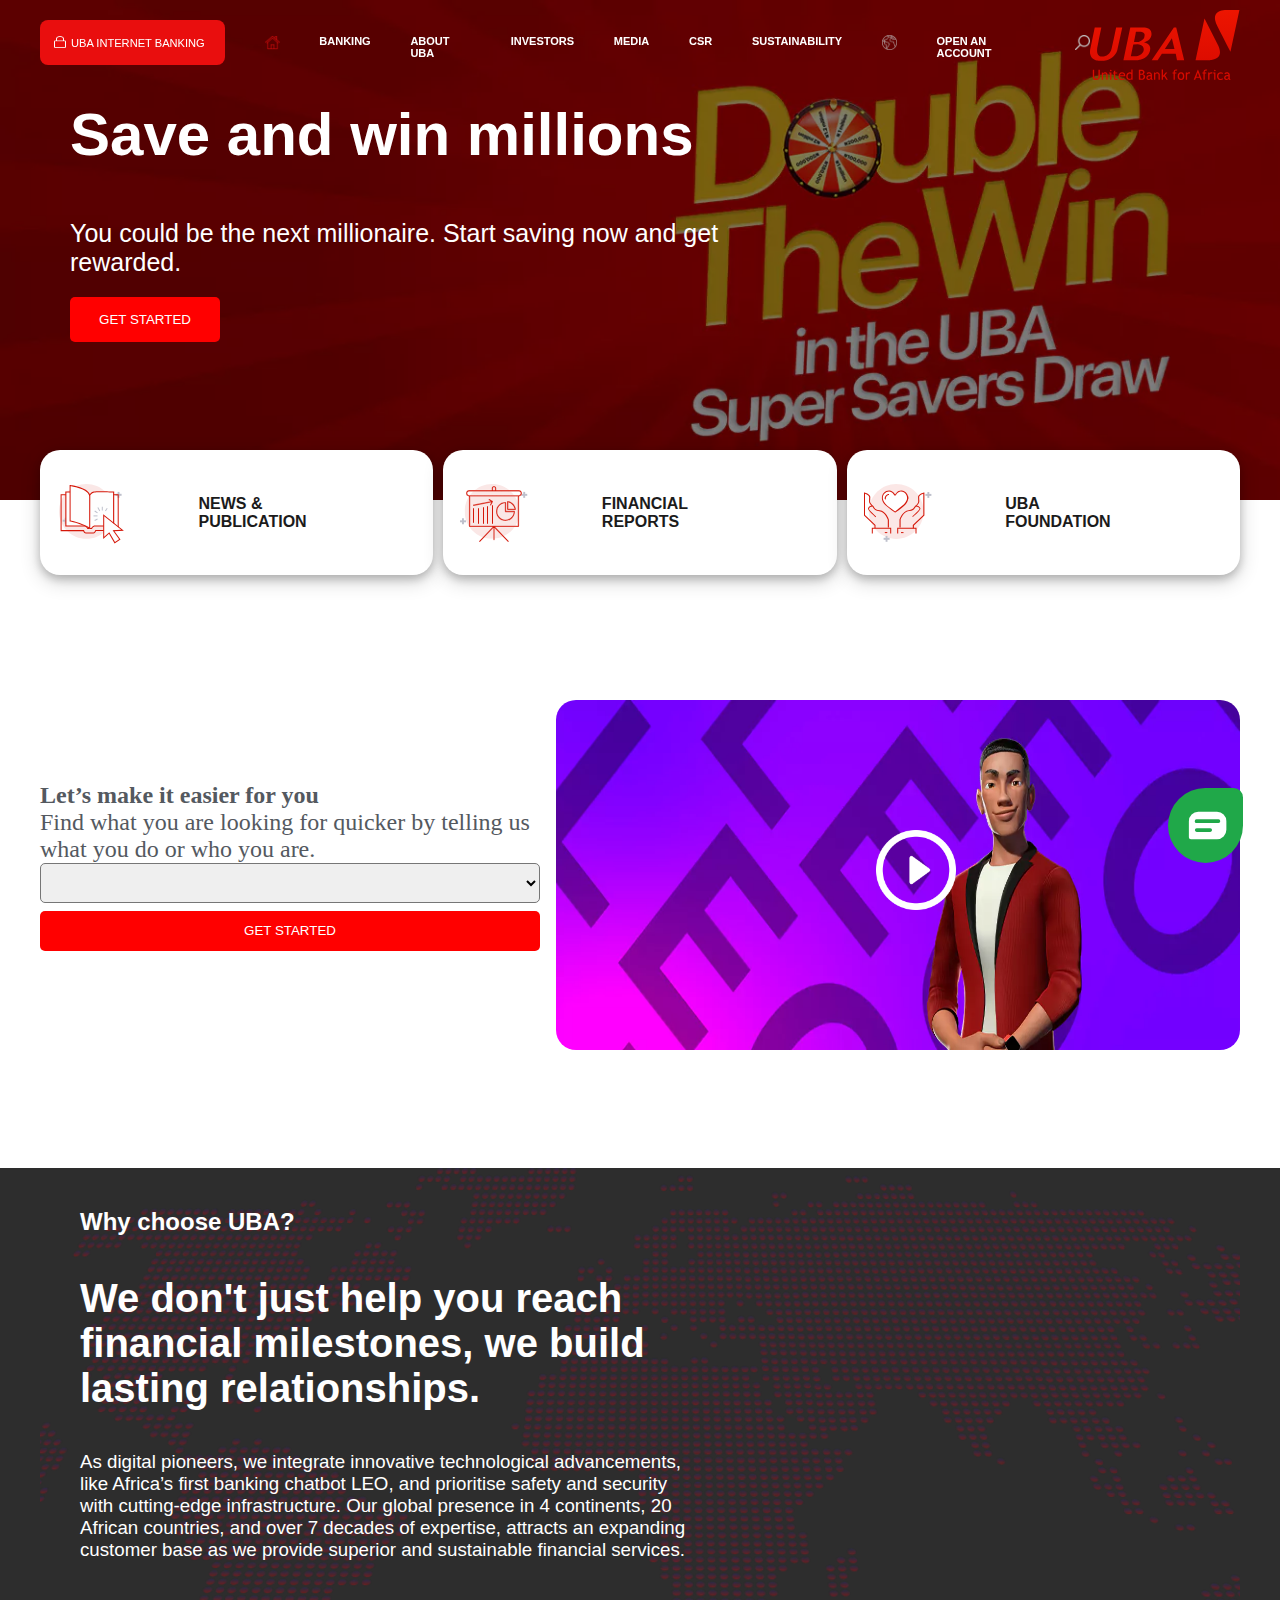
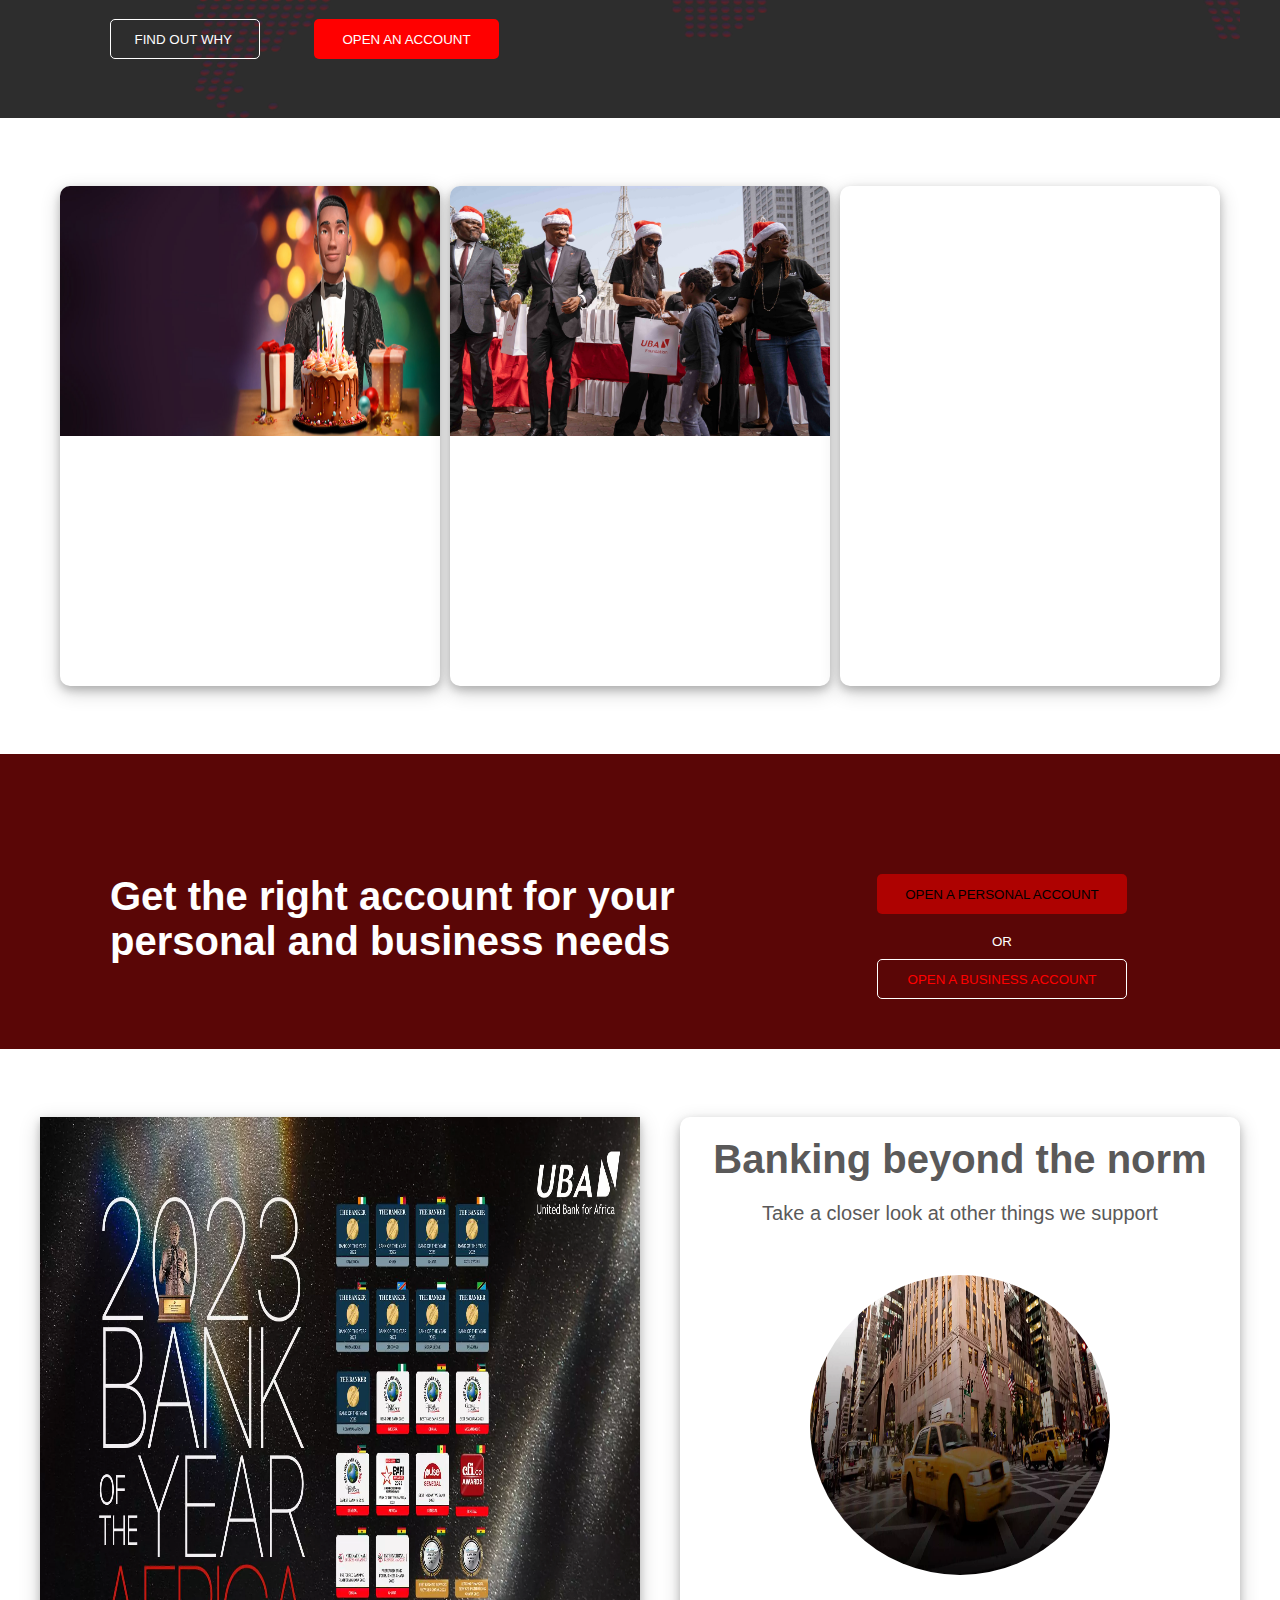
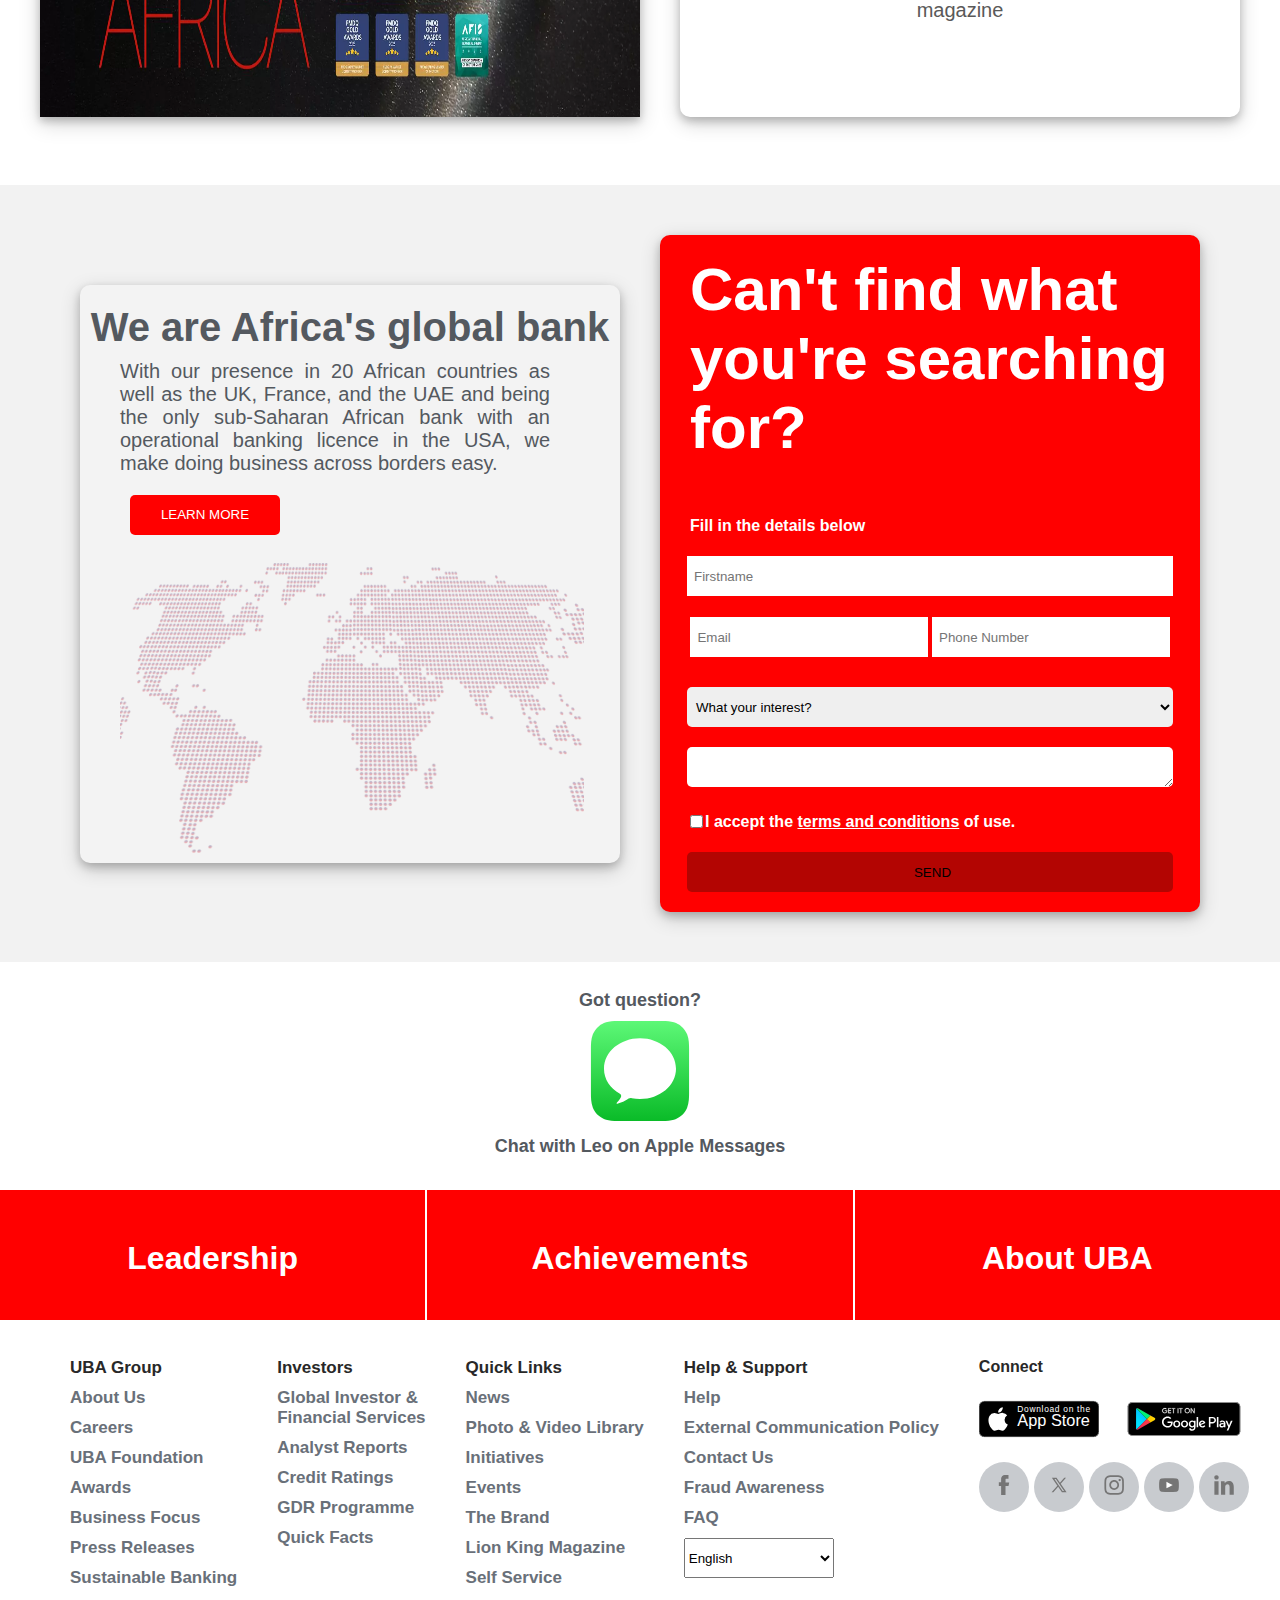
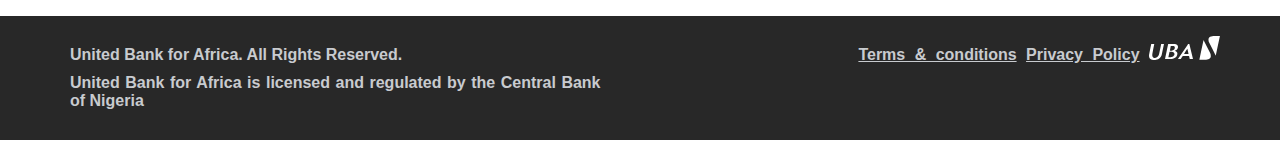
<file: index.html>
<!DOCTYPE html>
<html lang="en">
<head>
    <meta charset="UTF-8">
    <meta name="viewport" content="width=device-width, initial-scale=1.0">
    <title>Document</title>
    <link rel="stylesheet" href="UBA.css">
    <link rel="stylesheet" href="media.css">
    <link rel="stylesheet" href="https://cdnjs.cloudflare.com/ajax/libs/font-awesome/6.5.1/css/all.min.css" integrity="sha512-DTOQO9RWCH3ppGqcWaEA1BIZOC6xxalwEsw9c2QQeAIftl+Vegovlnee1c9QX4TctnWMn13TZye+giMm8e2LwA==" crossorigin="anonymous" referrerpolicy="no-referrer" />
</head>
<body>
<div class="top">
    <div class="overlay"></div>
        <nav class="Navbar  container" id="navbar" >

            <div class="phonelogin">
                <img src="img/menu.png" alt="menu" width="40px" height="50px" id="menu">
                <img src="img/loupe.png" alt="search" width="15px" height="15px" id="search">
                <img src="img/lock.png" alt="lock" width="16px" height="12px" id="lock" >
                <input type="button" value="LOGIN" src="img/lock.png" id="login" >
            </div>
            <div class="top-nav">
                <button class="button">
                    <img src="img/lock.png" alt="lock" width="16px" height="12px" >
                    <p>UBA INTERNET BANKING</p>
                </button>
                <img src="img/house.png" alt="house" width="15px" height="15px" class="img">
                    <a href="BANKING">BANKING</a>
                    <a href="ABOUT UBA"> ABOUT UBA</a>
                    <a href="INVESTORS">INVESTORS</a>
                    <a href="MEDIA">MEDIA</a>
                    <a href="CSR">CSR</a>
                    <a href="SUSTAIN">SUSTAINABILITY</a>
                <img src="img/worldwide.png" alt="world" width="15px" height="15px" class="img">
                    <a href="OPEN ACC">OPEN AN ACCOUNT</a>
                <img src="img/search.png" alt="search" width="15px" height="15px" class="img">
            </div>
            <div>
                <img src="img/UBA-Logo.svg" alt="logo" class="UBAlogo" width="150px">
            </div>
        </nav>
    
    <div class="Theme">

            <h1>Save and win millions</h1>
            <p> You could be the next millionaire. Start saving now and get <br> rewarded.</p>
            <input type="button" value="GET STARTED" id="GStarted">


    </div>

</div>


<section class="box-section">

    <div class="box container">
        <button>
            <img src="img/news-red.svg" alt="news" id="img"> <p> NEWS &<br>PUBLICATION</p>
        </button>
        <button>
            <img src="img/financial-reports-red.svg" alt="report" id="img">
            <p>FINANCIAL <br> REPORTS</p>
        </button>
        <button>
            <img src="img/uba-foundation-red.svg" alt="foundation" id="img">
            <p>UBA <br> FOUNDATION</p>
        </button>
    </div>

</section>


<section class="first container">

        <div class="Right">
            
            <h2>Let’s make it easier for you </h2>
            <p>Find what you are looking for quicker by telling us <br> what you do or who you are. </p>
  

            <!-- <input type="text" id="please_select" placeholder="Please Select"><br> -->
            <div class="innerR">
                <select name="Select" id="Select">
                    <option value=""></option>
                    <option value=""></option>
                    <option value=""></option>
                    <option value=""></option>
                    <option value=""></option>
                    <option value=""></option>
                </select>
            </div>
            <input type="button" value="GET STARTED" id="GET"> <br>
        </div>
        <div class="left">
           <a href="https://youtu.be/pXvUqh4B5CU" target="_self" > <img src="img/leo-meta-verse.webp" alt="leo" height="350px" width="100%" id="leo" >
                <img src="img/play-button.png" alt="play" width="80px" height="80px" id="play" >
            </a>
        </div>
</section>
<br>
<section class="second container">
    <img src="img/world-map-1024x1024-65afaeee948d9.webp" alt="map" height="550px" width="100%">
    <div class="section2">
                   <h2> Why choose UBA?</h2>
            <h1>We don't just help you reach <br> financial milestones, we build <br>lasting relationships.</h1>
           <h3>As digital pioneers, we integrate innovative technological advancements,<br> 
            like Africa’s first banking chatbot LEO, and prioritise safety and security <br>
            with cutting-edge infrastructure. Our global presence in 4 continents, 20 <br>
            African countries, and over 7 decades of expertise, attracts an expanding <br> 
            customer base as we provide superior and sustainable financial services.</h3>
            <br>
        <input type="button" value="FIND OUT WHY " id="FIND">
        <input type="button" value="OPEN AN ACCOUNT" id="OPEN">
    </div>
</section>
<br>
<section class="Third container"> 
    <div id="third1">
        <img src="img/Web-banner.jpg" alt="web" id="webb" width="100%">
    </div>
    <div id="third1">
        <img src="img/UBA-Foundation-2-scaled.jpg" alt="UBA" id="UBAF" width="100%" >

    </div>
    <div id="third1">
        
    </div>
</section>
<br>
<section class="fourth container">
    <div class="RightAcc">
        <p id="p1">Get the right account for your</p> 
        <p id="p1"> personal and business needs</p>
    </div>
    <div class="btn">
        <input type="button" value="OPEN A PERSONAL ACCOUNT" id="personal"> <br>
        <h1>OR</h1>
        <input type="button" value="OPEN A BUSINESS ACCOUNT" id="business">
    </div>
</section>
<br>
<section class="fifth container">
    <div id="fifth1">
        <img src="img/UBA-Bank-of-the-Year-Web-Image.webp" alt="UBA" height="100px" width="200px" id="UBA">

    </div>
    <div id="fifth2">
        <h1><b>Banking beyond the norm </b></h1>
        <p>Take a closer look at other things we support</p>
        <div>
        <img src="img/uba-gateway-between-africa-and-north.webp" alt="uba" height="300px" width="300px" id="uba">
        <p> magazine</p>
        </div>
    </div>
</section>
<br>
<section  class="sixth container">
    <div id="sixth1">
        <h1>We are Africa's global bank</h1>
        <p> With our presence in 20 African countries as well as the
            UK, France, and the UAE and being the only sub-Saharan 
            African bank with an operational banking licence in 
            the USA, we make doing business across borders easy.
        </p>
        <input type="button" value="LEARN MORE" id="learn">
        <br>
        <img src="img/world-map-1024x1024-65afaeee948d9.webp" alt="map" height="300px" width="86%" id="world">
    </div>
    <div id="sixth2">
        <div class="question">
        <h1><b>Can't find what you're searching for? <b></h1>
        </div>
        <form class="inquiry">
            <p>Fill in the details below</p>
            <input type="Firstname" id="Firstname" placeholder="Firstname">
            <input type="email" name="email" id="Email" placeholder="Email">
            <input type="number" id="number" placeholder="Phone Number">
            <select name="interest" id="interest">
                <option value="What your interest?"> What your interest?</option>
            </select>
            <textarea name="text" id="text" placeholder="Message">
            </textarea>
            <div class="Terms">
            <input type="checkbox" name="Terms" id="Terms"> <p>I accept the <a href="#">terms and conditions</a>  of use.</p>
            </div>
            <input type="button" value="SEND" id="send">
        </form>
    </div>
</section>
<br>
<section class="seventh container">
    <a href="">
    <div id="Message">
        <p>Got question?</p>
        <img src="img/Messages-for-Business-Icon.svg" alt="imessage" height="100px" width="100px">
        <p>Chat with Leo on Apple Messages</p>
    </div>
    </a>
</section>

<section class="Eight">
    <div id="eight">
        <a href="#">
        <h1>Leadership</h1>
        </a>
    </div>
    <div id="eight">
        <a href="#">
        <h1>Achievements</h1>
        </a>
    </div>
    <div id="eight">
        <a href="#">
        <h1>About UBA</h1>
        </a>
    </div>
</section>
<br>
<section class="nineth">
<div class="nineth1">
    <div id="media">
        <div class="subheadings" > 
                <a href="#"><h4>UBA Group</h4></a>
                <a href="#">About Us </a>
                <a href="#">Careers</a>
                <a href="#">UBA Foundation</a>
                <a href="#">Awards</a>
                <a href="#">Business Focus</a>
                <a href="#">Press Releases</a>
                <a href="#">Sustainable Banking</a>
        </div>
        <div class="subheadings" >
                <a href="#"><h4>Investors</h4></a>
                <a href="#">Global Investor & <br>
                Financial Services</a>
                <a href="#">Analyst Reports</a>
                <a href="#">Credit Ratings</a>
                <a href="#">GDR Programme</a>
                <a href="#">Quick Facts</a>
        </div>
    </div>
    <div id="media">
        <div class="subheadings">
                <a href="#"><h4>Quick Links</h4></a>
                <a href="#">News</a>
                <a href="#">Photo & Video Library</a>
                <a href="#">Initiatives</a>
                <a href="#">Events</a>
                <a href="#">The Brand</a>
                <a href="#">Lion King Magazine</a>
                <a href="#">Self Service</a>
        </div>
        <div class="subheadings">
                <a href="#"><h4>Help & Support</h4></a>
                <a href="#">Help</a>
                <a href="#">External Communication Policy</a>
                <a href="#">Contact Us</a>
                <a href="#">Fraud Awareness</a>
                <a href="#">FAQ</a>
                <select name="lang" id="lang">
                    <option value="English">English</option>
                </select>
        </div>
    </div>

        <div  id="sum">
            <a href="#"><h4 id="cnt">Connect</h4></a><br>
        <div id="logo-icon">
            <img src="img/Apple-Store.svg" alt="Apple" width="120px" height="50px">
            <img src="img/uba-google-play-store.svg" alt="store" width="150px" height="50px">
        </div><br>
        <div class="icon">
            <div id="icon">
            <a href="#"><img src="img/uba-facebook.svg" alt="uba-facebook" height="20px" width="20px"></a>
            </div>
            <div id="icon">
                <a href="#"><img src="img/x-75.svg" alt="x-75"  height="20px" width="20px"></a>
            </div>
            <div  id="icon">
                <a href="#"><img src="img/uba-instagram.svg" alt="uba-instagram"  height="20px" width="20px"></a>
            </div>
            <div id="icon">
                <a href="#"><img src="img/uba-youtube.svg" alt="uba-youtube"  height="20px" width="20px"></a>
            </div>
            <div id="icon">
                <a href="#"><img src="img/uba-linkedin.svg" alt="uba-linkedin"  height="20px" width="20px"></a>
            </div>
        </div>
       
    </div>
</div>
    
</section>

<br>
<section class="tenth container">
    <div class="tenth1">
    <p> United Bank for Africa. All Rights Reserved.</p>
    <p>United Bank for Africa is licensed and regulated by the Central Bank of Nigeria</p>
    </div>
    <div class="tenth2">
        <a href="#">Terms & conditions</a>
        <a href="#">Privacy Policy</a>
        <img src="img/UBA-Logo-white-footer.svg" alt="img" id="UBA_white">
    </div>
</div>
</section>
<br>
    <div class="chatbot">
        <a href="#"><img src="img/FRESHCHAT.svg" alt="chatbot" id="chatbot"></a>
    </div>

    <script src="js/script.js"></script>

</body>
</html>
</file>
<file: UBA.css>
*{
    margin: 0px;
    box-sizing: border-box;
}

.container{
    padding-left: 40px;
    padding-right: 40px;
}

/* .top_left{
    position:relative;
    display:flex;
} */

/* .top_left .search{
    color: red;
    margin-left:50px;
    justify-content: left;
} */
.top-nav{
    display: flex;
    position: relative;
    gap: 39.7px;
    font-weight: 700;
    width: 100%;
    height: 110px;
}

.top-nav a{
    padding-top: 35px;
    text-decoration: none;
    color: white;
    font-family: sans-serif;
    font-size:11px;
}
.top-nav .img {
    margin-top: 35px;
    color: white;
    /* position: relative; */
}

.UBAlogo{
    display: flex;
    position: relative;
    padding-bottom:30px;
    padding-top: 10px;
    
    /* padding-right: 10px; */
}

.top{
    background-image: url(img/supersavers-banner.webp);
    height: 500px;
    background-repeat: no-repeat;
    background-size:cover;
    display: flex;
    position:relative;
}

.top .overlay{
    position: absolute;
    background-color: rgb(0, 0, 0,0.5);
    height: 500px;
    width:100%;

}

.phonelogin{
    display: none;
}

nav{
    background: transparent;
    display: flex;
    height: 130px;
    width: 100%;
    position: fixed;
    z-index:1000;
    transition: 0.2s;
}

.button .book {
    background-color: red;
}
.button{
    display: flex;
    /* margin:25px;
    margin-left:50px; */
    border-radius: 8px;
    border:none;
    outline: none;
    background-color: rgb(233, 14, 14);
    height: 45px;
    width: 200px;
    color: white;
    margin-top: 20px;
}

.button p{
    font-size:smaller;
    margin: auto;
    margin-left: 25px;
}

.button img {
    position: absolute;
    margin-top:15px;
    margin-left:8px;
    color: white;
}

/* .Navbar img{
    display: flex;
    margin-top:38px ;
} */

.button1 p{
    font-size:smaller ;
}


.Theme{
    justify-content: center;
    position: relative;
}

.Theme h1 {
    color: white;
    margin-left: 70px;
    margin-top: 100px;
    font-size: 60px;
    font-family: sans-serif;
}

.Theme p {
    color: white;
    margin-left: 70px;
    margin-top: 50px;
    font-size: 25px;
    font-family: sans-serif;
}

#GStarted {
    background-color: red;
    color: white;
    height: 45px;
    width: 150px;
    outline: none;
    border: none;
    border-radius:5px;
    margin-top:20px;
    margin-left: 70px;
}


.box-section{
    position: relative;
}

.box{
    display: flex;
    position: absolute;
    top: -50px;
    gap:10px;
    justify-content: center;
    width: 100%;
}

.box button{
    border-radius:20px;
    box-sizing: border-box;
    width: 100%;
    height: 125px;
    outline: none;
    border: none;
    background-color:white;
    box-shadow: 0 4px 8px 0 rgba(0, 0, 0, 0.2), 0 6px 20px 0 rgba(0, 0, 0, 0.19);
}
/* 
button #img{
    margin: auto;
    margin-right: 260px;
    justify-content: center;
} */

.box button {
    display: flex;
    justify-content: space-between;
    align-items: center;
}

.box button > p {
    flex-basis: 60%;
    text-align: left;
    /* position: absolute;
    margin:auto;
    margin-top: -65px;
    margin-left: 150px; */
    font-size: medium;
    font-weight: 600;
    color: rgb(27, 27, 27);
} 

.Right{
    flex-basis: 50%;
    display: flex;
    justify-content: center;
    flex-direction: column;

}


.Right h2{
    color:#54595f ;
    font:bold;

}

.Right p{
    margin-top:0px;
    font-size:x-large;
    color:#54595f ;
}
.innerR #Select{
    height: 40px;
    width: 500px;
    border-radius: 5px;
    outline: none;
}

#GET{
    margin-top: 8px;
    height: 40px;
    width: 500px;
    border-radius: 5px;
    outline: none;
    border: none;
    color: white;
    background-color: red;
}

#leo{
    position: relative;
    border-radius: 20px;
    display: flex;

}

.first{
    display:flex;
    margin-top: 200px;
    gap: 16px;
}

.first .left{
    position: relative;
    align-items: center;
    justify-content: center;
}

#play{
    position:absolute;
    margin-top: -220px;
    margin-left: 320px;
}
.second{
    display:flex;
    margin-top:100px;
    background-color: rgb(45, 45, 45);
    width: 100%;

}
.section2{
    position: absolute;
    text-align:justify;
    color: white;
}


.second .section2 h2{
    display: flex;
    font-family: sans-serif;
    margin: 40px;
}

.second .section2 h1{
    font-family: sans-serif;
    margin: 40px;
    font-size:40px;
}

.second .section2 h3{
    font-family: sans-serif;
    margin: 40px;
    font-weight: 100;
}

#FIND{
    font-family: sans-serif;
    background: transparent;
    color: white;
    height: 40px;
    width: 150px;
    border-radius: 5px;
    outline: none;
    border:1px solid white;
    margin-left: 70px;
}

#OPEN{
    font-family: sans-serif;
    background-color: red;
    color: white;
    height: 40px;
    width:  185px;
    border-radius: 5px;
    outline: none;
    border:none;
    margin-left: 50px;
} 

.Third{
    width: 100%;
    display: flex;
    position: relative;
    justify-content: center;
    gap: 10px;
    padding-top: 50px;
    padding-bottom: 50px;
}



#third1{
    background-color:white;
    width: 380px;
    height: 500px;
    border-radius: 10px;
    box-shadow: 0 4px 8px 0 rgba(0, 0, 0, 0.2), 0 6px 20px 0 rgba(0, 0, 0, 0.19);
}

#webb{
    display: flex;
    border-top-left-radius: 10px;
    border-top-right-radius: 10px;
    height:250px;
}

#UBAF{
    display: flex;
    border-top-left-radius: 10px;
    border-top-right-radius: 10px;
    height:250px;
}

.fourth{
    background-color: rgb(90, 6, 6);
    width: 100%;
    flex-direction:row;
    display: flex;
    position: relative;
    padding-bottom: 50px;
    padding-top: 50px;


}

.RightAcc{
    justify-content: center;
    padding-top: 70px;
    font-weight: 700;
}   

.RightAcc #p1 {
    position: relative;
    margin-left: 70px;
    font-size: 40px;
    font-family:sans-serif;
    color: white;
}

.btn{
    width: 500px;
    padding-left: 155px;
    flex-direction: column;
    text-align: center;
    padding-top: 70px;
}

#personal{
    border-radius: 5px;
    background-color: #ae0201;
    outline: none;
    border: none;
    height: 40px;
    width:250px ;
}

.fourth h1 {
    color: white;
    font-size:smaller;
    font-weight:10;
    font-family: sans-serif;
    margin-top: 20px;
    margin-bottom: 10px;

}

#business{
    border-radius: 5px;
    background: transparent;
    outline: none;
    color:red;
    border: 1px white solid;
    height: 40px;
    width:250px ;
}

.fifth{
    position: relative;
    background-color: white;
    width: 100%;
    display: flex;
    gap:40px;
    justify-content: center;
    padding-bottom: 50px;
    padding-top: 50px;
}
#fifth1{
    background-color: red;
    height: 600px;
    width: 600px;
    box-shadow: 0 4px 8px 0 rgba(0, 0, 0, 0.2), 0 6px 20px 0 rgba(0, 0, 0, 0.19);
}

#fifth2{
    background-color: white;
    height: 600px;
    width: 600px;
    text-align: center;
    border-radius: 10px;
    box-shadow: 0 4px 8px 0 rgba(0, 0, 0, 0.2), 0 6px 20px 0 rgba(0, 0, 0, 0.19);
}

#UBA{
    height: 600px;
    width: 600px;
}

#fifth2 h1{
    color: rgb(90, 89, 89);
    font-size:40px;
    font-family: sans-serif;
    margin-top: 20px;
}

#fifth2 p {
    color: rgb(90, 89, 89);
    font-weight:normal;
    font-size:20px;
    font-family: sans-serif;
    margin-top: 20px;
}


#uba{
    margin-top: 50px;
    border-radius: 100%;
}

.sixth{
    position:relative;
    background-color:#f2f2f2;
    width: 100%;
    display: flex;
    flex-direction:row;
    gap: 40px;
    align-items: center;
    justify-content: center;
    padding-bottom: 50px;
    padding-top: 50px;
}

#sixth1{
    display: flex;
    margin-left: 40px;
    flex-direction:column;
    background-color: #f3f3f3;
    width:100%;
    border-radius: 10px;
    text-align: center;
    box-shadow: 0 4px 8px 0 rgba(0, 0, 0, 0.2), 0 6px 20px 0 rgba(0, 0, 0, 0.19);
}

#sixth2{
    display: flex;
    flex-direction:column;
    background-color:red;
    text-align: center;
    width: 100%;
    border-radius: 10px;
    box-shadow: 0 4px 8px 0 rgba(0, 0, 0, 0.2), 0 6px 20px 0 rgba(0, 0, 0, 0.19);
}

#sixth1 h1{
    color: #54595f;
    font-size:40px;
    font-family: sans-serif;
    margin-top: 20px;
}

#sixth1 p {
    color: #54595f;
    font-weight:normal;
    font-size:20px;
    font-family: sans-serif;
    margin-top: 10px;
    text-align: justify;
    margin-left: 40px;
    margin-right: 70px;
    
}

#learn {
    display: flex;
    margin-top: 20px;
    margin-left: 50px;
    color: #ffffff;
    height: 40px;
    width: 150px;
    justify-content: center;
    background-color: red;
    border: none;
    outline: none;
    border-radius: 5px;
}
 
#world{
    margin-top: 10px;
    margin-left: 40px;
    display: flex;
    padding-bottom: 10px;


}

#sixth2 .question{
    color: white;
    margin-top: 20px;
    font-size:30px;
    font-family: sans-serif;
    width: 100%;
    text-align: left;
    margin-left: 30px;

}
.inquiry p {
    color: white;
    font-family: sans-serif;
    margin-left: 30px;
    margin-top: 55px;
    text-align: left;
}
.inquiry input{
    margin-top: 21px;
    outline: none;
    border: none;
    text-indent: 5px;
    
    
}

.inquiry #Firstname{
    height: 40px;
    width: 90%;

}
#Email{
    height: 40px;
    width: 44%;
}

#number{
    height: 40px;
    width: 44%;
}

#interest{
    margin-top: 30px;
    height: 40px;
    width: 90%;
    outline: none;
    border: none;
    text-indent: 5px;
    border-radius: 5px;
    
}


#text{
    position:relative;
    margin-top: 20px;
    text-indent:8px;
    height: 40px;
    width: 90%;
    border-radius: 5px;
    border: none;
    outline: none;
    font-family: sans-serif;
}

.Terms {
    position:relative;
    display: flex;
    margin-left: 30px;
    /* text-align: end; */
    /* align-items:last baseline; */
}
/* #Terms{
    position: relative;
}*/

.Terms p{
    margin-left:2px;
    margin-top: 22px;

}
.Terms a {
    color: white;
}

#send{
    position: relative;
    margin-bottom: 20px;
    background-color:#b30502;
    height: 40px;
    width: 90%;
    border-radius: 5px;
}


.seventh{
    position: relative;
    justify-content: center;
    display: flex;
}
.seventh a {
    text-decoration: none;
}
.seventh p {
    margin-top: 10px;
    margin-bottom: 10px;
}

#Message  {
    height: 200px;
    width: 700px;
    font-family: sans-serif;
    font-size:large;
    color:#54595f;
    text-align: center;
    
}

.Eight{
    position: relative;
    display: flex;
    flex-direction: row;
    justify-content: center;
    gap: 2px;
   
}
#eight{
    background-color:red;
    height: 10px;
    width: 500px;
    padding: 80px;
    padding-top: 50px;
    text-align: center;
    /* padding: 100px; */

}

#eight a{
    text-decoration: none;
    color: white;
    font-family: sans-serif;
}

.nineth {
    display: flex;
    text-align:left;
    margin-top: 20px;
    margin-left: 70px;
}

.nineth1{
    display: flex;
    gap: 40px;
}
#media{
    display: flex;
    flex-direction:row;
    gap: 40px;
}

#logo-icon{
    display: flex;
    gap: 10px;
}

.icon{
    display: flex;
    gap: 5px;
}

#icon{
    display: flex;
    background-color:#c8cbcf;
    border-radius: 100%;
    justify-content: center;
    align-items: center;
    width: 50px;
    height: 50px;
}
#icon:hover{
    background-color: #b30502;
}

h4{
    color: #282828;
}
#sum a  {
    text-decoration: none;
    font-family: sans-serif;

}

.subheadings a{
    text-decoration: none;
    color:#697079;
    font-family: sans-serif;
    font-size: 17px;
    display: flex;
    margin-bottom: 10px;
}

#lang{
    height: 40px;
    width: 150px;
}

.tenth{
    background-color:#282828 ;
    display: flex;
    justify-content: center;

}

.tenth1{
    font-family: sans-serif;
    color:#c8cbcf;
    width: 100%;
    text-align:justify;
    padding: 20px;
}
.tenth1 p{
    margin: 10px;
}

.tenth2 {
    position: relative;
    font-family: sans-serif;
    width: 100%;
    text-align: right;
    word-spacing: 5px;
    margin-right: 50px;
    margin: 20px;
}

.tenth2 a {
    color:#c8cbcf;
}


#chatbot{
    zoom: 1.5;
    position: fixed;
    right: 25px;
    bottom: 25px;
}




/* javascript classes */

.white-nav {
    background-color: white;
    height: 100px;
}

.white-nav a{
    color: gray;
}
</file>
<file: media.css>
@media screen and (max-width: 1200px) {
    *{
        margin: 0px;
    }
    nav{
        justify-content: space-between;
    }
    .top-nav {
        display: none;
    }
    .phonelogin{
        display:flex;
        color: white;
        margin-top:5px;
        margin-left: 5px;
        justify-content: center;
        align-items: center;
        gap: 10px;
        width: 180px;
    }
    .button{
        display: none;
    }
    #login{
        position: static;
        width:80px;
        height: 30px;
        color: white;
        background-color: red;
        padding-left: 20px;
        border: none;
        outline: none;
        text-align: center;
        border-radius: 5px;
        /* padding-top: 20px;
        padding-bottom: 30px; */
    }
    #lock{
        position: absolute;
        margin-left: 20px;
    }
    
    .search{
        color: gray;
    }

    .menu{
        zoom: 2;
        color: gray;
    }
}


@media screen and (max-width: 600px) {
    *{
        margin: 0px;
        box-sizing: border-box;
    }
    
    body{
        overflow-x: hidden;
        overflow-y:auto;
    }
    
    .container{
        padding-left: 20px;
        padding-right: 20px;
    }
    .box {
        flex-direction: column;
        align-items: center;
        top: 0;
        position: relative;
        gap:2px;
        padding-left: 0px;
        padding-right: 0px;
    }

    .box button {
        flex-direction: row-reverse;
        width: 100%;
        border-radius: 0;
        height: 80px;
   
    }

    .UBAlogo{
        display:block;
        text-align: right;
        height: 150px;
        width: 100px;
    }
    .Theme{
        justify-content: center;
        position: relative;
        margin-right:0px;
    }
    
    .Theme h1 {
        color: white;
        /* margin-left: 70px;
        margin-top: 100px; */
        font-size: 40px;
        font-family: sans-serif;
    }
    
    .sub-theme p {
        color: white;
        font-size: 15px;
        font-family: sans-serif;

    }
    .first{
        margin-top: 50px;
        position: relative;
        display: flex;
        flex-direction: column;
        width: 100%;
    }

    .Right h2 {
        font-size:large;
    }

    .Right p{
        font-size:medium;
    }

    .innerR #Select {
        width:100%;
    }
    #GET{
        width: 100%;
    }

    #leo{
        position: relative;
        /* margin-left: 10px; */
        height: 250px;
        width: 350px;
    }
    #play{
        position:absolute;
        margin-top: -150px;
        margin-left: 130px;
    }
    .second {
        position: relative;
        width: 100%;
    }

    .section2{
        display: flex;
        flex-direction: column;
        width: 70%;
        font-size:small;
        margin-left: 40px;

    }
    
    .sect2{
        display: flex;
        flex-direction: column;
        gap: 10px;

    }

    .second .section2 h1{
        font-size: medium;
    }

    .Third{
        display:flex;
        position:relative;
        flex-direction:column;
        margin-top: 50px;
        gap: 10px;
    }

    #third1{
        background-color:white;
        width: 100%;
        height: 500px;
        border-radius: 10px;
        box-shadow: 0 4px 8px 0 rgba(0, 0, 0, 0.2), 0 6px 20px 0 rgba(0, 0, 0, 0.19);
    }

    .fourth{
        display:flex;
        position:relative;
        height: 350px;
        flex-direction:column;
        align-items:center;
        padding-top: 10px;
        /* padding-bottom: 150px; */

    }
    .RightAcc #p1{
        font-size:large;
        margin-left:0px;
    }
    .btn{
        height: 100px;
        width: 30%;

    }
    #personal{
        margin-left: -200px;
    }

    .fourth h1{
        margin-left: -160px;
    }

    #business{
        margin-left: -200px;
    }
    .fifth{
        display: flex;
        flex-direction: column;
        position: relative;
        margin-top:20px;
        margin-left: 10px;
        gap: 200px;

        /* padding-bottom: 250px; */
        width: 100%;
        
    }
    #fifth1{
       width:95%;
       height: 300px;
       background-color: white;
    }

    .fifth #UBA{
        width: 100%;
        height: 180%;
    }

    .fifth #uba{
        margin-top: 20px;
        border-radius: 50%;
    }

    #fifth2{
        margin-top: 60px;
        width:95%;
        height: 500px;
    }


    #fifth2 h1 {
        font-size: x-large;
        font-weight: 900;
    }

    #fifth2 p{
        font-size: large;
        /* padding-bottom: 20px; */
    }

    #world{
        margin-top: 5px;
        margin-left: 30px;
        display: flex;
        padding-bottom: 5px;
    }

    .sixth{
        width: 100%;
        display: flex;
        justify-content:center ;
        flex-direction: column;
        position: relative;
        /* padding-bottom: 800px; */
    }

    #sixth1{
        margin-right: 30px;
        display: flex;
        flex-direction:column;
        background-color: #f3f3f3;
        width:  90%;
        border-radius: 10px;
        text-align: center;
        box-shadow: 0 4px 8px 0 rgba(0, 0, 0, 0.2), 0 6px 20px 0 rgba(0, 0, 0, 0.19);
    }
    
    #sixth2{
        display: flex;
        flex-direction:column;
        background-color:red;
        text-align: center;
        width: 90%;
        border-radius: 10px;
        box-shadow: 0 4px 8px 0 rgba(0, 0, 0, 0.2), 0 6px 20px 0 rgba(0, 0, 0, 0.19);
    }
    .question h1{
        font-size:medium;
        margin-right: 50px;
    }
    .Terms p{
        font-size:small;
    }
    .seventh{
        width: 100%;

    }
    #Message{
        width: 100%;
    }

    .Eight{
        width: 100%;
        position: relative;
        flex-direction: column;
    }
    
    #eight{
        background-color:red;
        width: 100%;
        padding-top: 50px;
        
    }

    .nineth{
        position: relative;
        display: flex;
        width: 100%;
        /* padding-bottom:0px; */
        margin-left:0px;
    }
    .nineth1{
        display: flex;
        flex-direction: column;
        width: 100%;
        padding-left: 30px;

    }
    .nineth1 #media{
        display: flex;
        width: 100%;
    }
    #sum{
        text-align: center;
        margin-left: 10px;
        padding-left: 22px;
        width: 90%;
    }
    #cnt{
        width: 90%;
       
    }
    .tenth{
        width: 100%;
    }


    
    /* javascript classes */

    .white-nav {
        background-color: white;
        height: 130px;
    }
}
</file>
